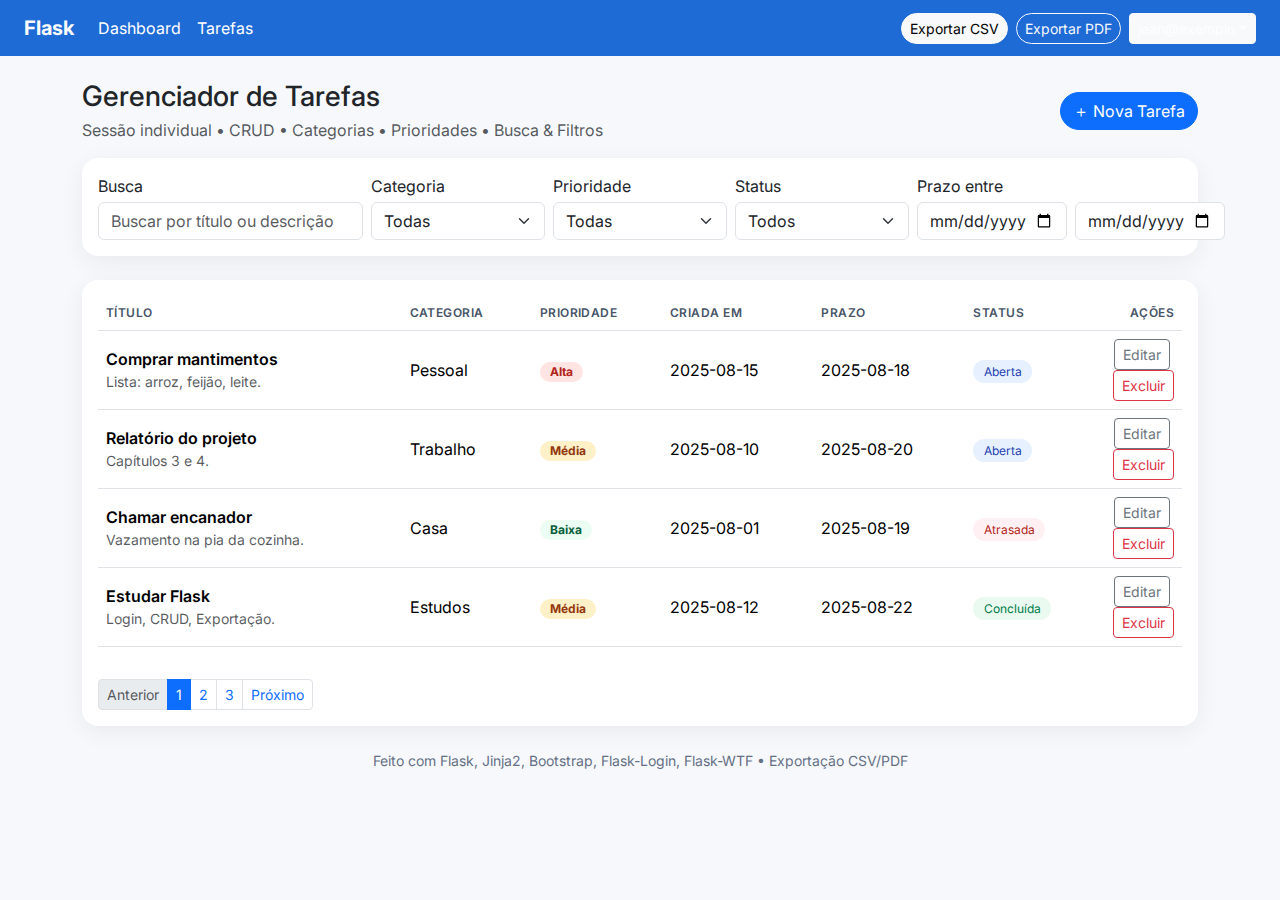
<file: index.html>
<!DOCTYPE html>
<html lang="pt-br">
<head>
  <meta charset="utf-8" />
  <meta name="viewport" content="width=device-width, initial-scale=1" />
  <title>Task Manager • Flask</title>
  <!-- Bootstrap 5 -->
  <link href="https://cdn.jsdelivr.net/npm/bootstrap@5.3.3/dist/css/bootstrap.min.css" rel="stylesheet">
  <link rel="preconnect" href="https://fonts.googleapis.com">
  <link rel="preconnect" href="https://fonts.gstatic.com" crossorigin>
  <link href="https://fonts.googleapis.com/css2?family=Inter:wght@400;500;600;700&display=swap" rel="stylesheet">
  <style>
    :root {
      --brand: #1e6bd6;
    }
    body { font-family: Inter, system-ui, -apple-system, Segoe UI, Roboto, "Helvetica Neue", Arial, "Noto Sans", "Apple Color Emoji", "Segoe UI Emoji"; background: #f6f8fb; }
    .navbar { background: var(--brand); }
    .navbar .navbar-brand, .navbar .nav-link, .navbar .dropdown-toggle { color: #fff !important; }
    .card { border: 0; box-shadow: 0 6px 24px rgba(16,24,40,.06); border-radius: 1rem; }
    .btn-rounded { border-radius: 999px; }
    .table thead th { font-weight: 600; color: #475467; text-transform: uppercase; font-size: .75rem; letter-spacing: .04em; }
    .table td { vertical-align: middle; }
    .badge-soft { background: #eef2ff; color: #3730a3; }
    .badge-priority-high { background: #fee4e2; color: #b42318; }
    .badge-priority-medium { background: #fef0c7; color: #93370d; }
    .badge-priority-low { background: #ecfdf3; color: #05603a; }
    .status-pill { border-radius: 999px; padding: .25rem .65rem; font-size: .75rem; }
    .status-open { background: #e6f0ff; color: #1e40af; }
    .status-done { background: #eafaf1; color: #027a48; }
    .status-overdue { background: #fff1f3; color: #b42318; }
    .table-responsive { border-radius: .75rem; overflow: hidden; }
    .filter-row .form-select, .filter-row .form-control { min-width: 150px; }
    footer { color: #667085; }
  </style>
</head>
<body>
  <!-- Topbar -->
  <nav class="navbar navbar-expand-lg">
    <div class="container-fluid px-4">
      <a class="navbar-brand fw-bold" href="#">Flask</a>
      <button class="navbar-toggler" type="button" data-bs-toggle="collapse" data-bs-target="#topnav" aria-controls="topnav" aria-expanded="false" aria-label="Toggle navigation">
        <span class="navbar-toggler-icon"></span>
      </button>
      <div class="collapse navbar-collapse" id="topnav">
        <ul class="navbar-nav me-auto mb-2 mb-lg-0">
          <li class="nav-item"><a class="nav-link" href="#">Dashboard</a></li>
          <li class="nav-item"><a class="nav-link" href="#">Tarefas</a></li>
        </ul>
        <div class="d-flex align-items-center gap-2">
          <button class="btn btn-light btn-sm btn-rounded" id="btnExportCSV">Exportar CSV</button>
          <button class="btn btn-outline-light btn-sm btn-rounded" id="btnExportPDF">Exportar PDF</button>
          <div class="dropdown">
            <button class="btn btn-light btn-sm dropdown-toggle" data-bs-toggle="dropdown">jean@exemplo</button>
            <ul class="dropdown-menu dropdown-menu-end">
              <li><a class="dropdown-item" href="#">Perfil</a></li>
              <li><hr class="dropdown-divider"></li>
              <li><a class="dropdown-item" href="#">Sair</a></li>
            </ul>
          </div>
        </div>
      </div>
    </div>
  </nav>

  <main class="container py-4">
    <div class="d-flex justify-content-between align-items-center mb-3">
      <div>
        <h1 class="h3 mb-1">Gerenciador de Tarefas</h1>
        <p class="text-muted mb-0">Sessão individual • CRUD • Categorias • Prioridades • Busca & Filtros</p>
      </div>
      <div class="d-flex gap-2">
        <button class="btn btn-primary btn-rounded" data-bs-toggle="modal" data-bs-target="#taskModal"><span class="me-1">＋</span>Nova Tarefa</button>
      </div>
    </div>

    <!-- Filters & Search -->
    <div class="card mb-4">
      <div class="card-body">
        <div class="row g-2 align-items-end filter-row">
          <div class="col-12 col-md-3">
            <label class="form-label mb-1">Busca</label>
            <input id="searchInput" class="form-control" type="search" placeholder="Buscar por título ou descrição…" />
          </div>
          <div class="col-6 col-md-2">
            <label class="form-label mb-1">Categoria</label>
            <select id="filterCategory" class="form-select">
              <option value="">Todas</option>
              <option>Trabalho</option>
              <option>Pessoal</option>
              <option>Casa</option>
              <option>Estudos</option>
            </select>
          </div>
          <div class="col-6 col-md-2">
            <label class="form-label mb-1">Prioridade</label>
            <select id="filterPriority" class="form-select">
              <option value="">Todas</option>
              <option>Alta</option>
              <option>Média</option>
              <option>Baixa</option>
            </select>
          </div>
          <div class="col-6 col-md-2">
            <label class="form-label mb-1">Status</label>
            <select id="filterStatus" class="form-select">
              <option value="">Todos</option>
              <option>Aberta</option>
              <option>Concluída</option>
              <option>Atrasada</option>
            </select>
          </div>
          <div class="col-6 col-md-3">
            <label class="form-label mb-1">Prazo entre</label>
            <div class="d-flex gap-2">
              <input id="dateFrom" type="date" class="form-control" />
              <input id="dateTo" type="date" class="form-control" />
            </div>
          </div>
        </div>
      </div>
    </div>

    <!-- Table -->
    <div class="card">
      <div class="card-body">
        <div class="table-responsive">
          <table class="table align-middle" id="tasksTable">
            <thead>
              <tr>
                <th style="width:28%">Título</th>
                <th style="width:12%">Categoria</th>
                <th style="width:12%">Prioridade</th>
                <th style="width:14%">Criada em</th>
                <th style="width:14%">Prazo</th>
                <th style="width:10%">Status</th>
                <th class="text-end" style="width:10%">Ações</th>
              </tr>
            </thead>
            <tbody>
              <!-- Linhas de exemplo geradas por JS -->
            </tbody>
          </table>
        </div>
        <!-- Pagination mock -->
        <nav class="mt-3" aria-label="Paginação">
          <ul class="pagination pagination-sm mb-0">
            <li class="page-item disabled"><a class="page-link">Anterior</a></li>
            <li class="page-item active"><a class="page-link" href="#">1</a></li>
            <li class="page-item"><a class="page-link" href="#">2</a></li>
            <li class="page-item"><a class="page-link" href="#">3</a></li>
            <li class="page-item"><a class="page-link" href="#">Próximo</a></li>
          </ul>
        </nav>
      </div>
    </div>

    <footer class="py-4 text-center small">Feito com Flask, Jinja2, Bootstrap, Flask-Login, Flask-WTF • Exportação CSV/PDF</footer>
  </main>

  <!-- Create/Edit Task Modal -->
  <div class="modal fade" id="taskModal" tabindex="-1" aria-hidden="true">
    <div class="modal-dialog modal-lg modal-dialog-centered">
      <div class="modal-content">
        <form id="taskForm">
          <div class="modal-header">
            <h5 class="modal-title">Nova Tarefa</h5>
            <button type="button" class="btn-close" data-bs-dismiss="modal" aria-label="Close"></button>
          </div>
          <div class="modal-body">
            <div class="row g-3">
              <div class="col-md-8">
                <label class="form-label">Título</label>
                <input name="title" class="form-control" required />
              </div>
              <div class="col-md-4">
                <label class="form-label">Prazo</label>
                <input name="due" type="date" class="form-control" />
              </div>
              <div class="col-md-4">
                <label class="form-label">Categoria</label>
                <select name="category" class="form-select">
                  <option>Trabalho</option>
                  <option>Pessoal</option>
                  <option>Casa</option>
                  <option>Estudos</option>
                </select>
              </div>
              <div class="col-md-4">
                <label class="form-label">Prioridade</label>
                <select name="priority" class="form-select">
                  <option>Alta</option>
                  <option>Média</option>
                  <option>Baixa</option>
                </select>
              </div>
              <div class="col-md-4">
                <label class="form-label">Status</label>
                <select name="status" class="form-select">
                  <option>Aberta</option>
                  <option>Concluída</option>
                  <option>Atrasada</option>
                </select>
              </div>
              <div class="col-12">
                <label class="form-label">Descrição</label>
                <textarea name="description" class="form-control" rows="3" placeholder="Detalhes da tarefa…"></textarea>
              </div>
            </div>
          </div>
          <div class="modal-footer">
            <button type="button" class="btn btn-outline-secondary" data-bs-dismiss="modal">Cancelar</button>
            <button type="submit" class="btn btn-primary">Salvar</button>
          </div>
        </form>
      </div>
    </div>
  </div>

  <!-- Delete Confirm Modal -->
  <div class="modal fade" id="deleteModal" tabindex="-1" aria-hidden="true">
    <div class="modal-dialog modal-dialog-centered">
      <div class="modal-content">
        <div class="modal-header">
          <h5 class="modal-title">Excluir tarefa</h5>
          <button type="button" class="btn-close" data-bs-dismiss="modal" aria-label="Close"></button>
        </div>
        <div class="modal-body">
          Tem certeza que deseja excluir esta tarefa? Essa ação não pode ser desfeita.
        </div>
        <div class="modal-footer">
          <button type="button" class="btn btn-outline-secondary" data-bs-dismiss="modal">Cancelar</button>
          <button type="button" class="btn btn-danger" id="confirmDelete">Excluir</button>
        </div>
      </div>
    </div>
  </div>

  <!-- Toasts -->
  <div class="position-fixed bottom-0 end-0 p-3" style="z-index: 1080">
    <div id="toast" class="toast" role="alert" aria-live="assertive" aria-atomic="true">
      <div class="toast-header">
        <strong class="me-auto">Task Manager</strong>
        <small>agora</small>
        <button type="button" class="btn-close" data-bs-dismiss="toast" aria-label="Close"></button>
      </div>
      <div class="toast-body">Ação executada com sucesso.</div>
    </div>
  </div>

  <script src="https://cdn.jsdelivr.net/npm/bootstrap@5.3.3/dist/js/bootstrap.bundle.min.js"></script>
  <script>
    // ===== Mock data (exemplo) =====
    const tasks = [
      { id: 1, title: 'Comprar mantimentos', category: 'Pessoal', priority: 'Alta', created: '2025-08-15', due: '2025-08-18', status: 'Aberta', description: 'Lista: arroz, feijão, leite.' },
      { id: 2, title: 'Relatório do projeto', category: 'Trabalho', priority: 'Média', created: '2025-08-10', due: '2025-08-20', status: 'Aberta', description: 'Capítulos 3 e 4.' },
      { id: 3, title: 'Chamar encanador', category: 'Casa', priority: 'Baixa', created: '2025-08-01', due: '2025-08-19', status: 'Atrasada', description: 'Vazamento na pia da cozinha.' },
      { id: 4, title: 'Estudar Flask', category: 'Estudos', priority: 'Média', created: '2025-08-12', due: '2025-08-22', status: 'Concluída', description: 'Login, CRUD, Exportação.' },
    ];

    const tbody = document.querySelector('#tasksTable tbody');

    function priorityBadge(p) {
      if (p === 'Alta') return '<span class="badge status-pill badge-priority-high">Alta</span>';
      if (p === 'Média') return '<span class="badge status-pill badge-priority-medium">Média</span>';
      return '<span class="badge status-pill badge-priority-low">Baixa</span>';
    }
    function statusPill(s) {
      if (s === 'Concluída') return '<span class="status-pill status-done">Concluída</span>';
      if (s === 'Atrasada') return '<span class="status-pill status-overdue">Atrasada</span>';
      return '<span class="status-pill status-open">Aberta</span>';
    }

    function renderRows(data) {
      tbody.innerHTML = data.map(t => `
        <tr data-id="${t.id}">
          <td>
            <div class="fw-semibold">${t.title}</div>
            <div class="text-muted small">${t.description}</div>
          </td>
          <td>${t.category}</td>
          <td>${priorityBadge(t.priority)}</td>
          <td>${t.created}</td>
          <td>${t.due}</td>
          <td>${statusPill(t.status)}</td>
          <td class="text-end">
            <button class="btn btn-sm btn-outline-secondary me-1" onclick="onEdit(${t.id})">Editar</button>
            <button class="btn btn-sm btn-outline-danger" onclick="onDelete(${t.id})">Excluir</button>
          </td>
        </tr>
      `).join('');
    }

    renderRows(tasks);

    // ===== Filtros & Busca =====
    function applyFilters() {
      const q = document.getElementById('searchInput').value.toLowerCase();
      const cat = document.getElementById('filterCategory').value;
      const pr = document.getElementById('filterPriority').value;
      const st = document.getElementById('filterStatus').value;
      const d1 = document.getElementById('dateFrom').value;
      const d2 = document.getElementById('dateTo').value;
      const filtered = tasks.filter(t => {
        let ok = true;
        if (q && !(t.title.toLowerCase().includes(q) || t.description.toLowerCase().includes(q))) ok = false;
        if (cat && t.category !== cat) ok = false;
        if (pr && t.priority !== pr) ok = false;
        if (st && t.status !== st) ok = false;
        if (d1 && t.due < d1) ok = false;
        if (d2 && t.due > d2) ok = false;
        return ok;
      });
      renderRows(filtered);
    }

    document.getElementById('searchInput').addEventListener('input', applyFilters);
    document.getElementById('filterCategory').addEventListener('change', applyFilters);
    document.getElementById('filterPriority').addEventListener('change', applyFilters);
    document.getElementById('filterStatus').addEventListener('change', applyFilters);
    document.getElementById('dateFrom').addEventListener('change', applyFilters);
    document.getElementById('dateTo').addEventListener('change', applyFilters);

    // ===== CRUD (mock) =====
    const taskForm = document.getElementById('taskForm');
    let editingId = null;

    function onEdit(id) {
      const t = tasks.find(x => x.id === id);
      if (!t) return;
      editingId = id;
      taskForm.querySelector('.modal-title').textContent = 'Editar Tarefa';
      taskForm.title.value = t.title;
      taskForm.description.value = t.description;
      taskForm.category.value = t.category;
      taskForm.priority.value = t.priority;
      taskForm.status.value = t.status;
      taskForm.due.value = t.due;
      const modal = new bootstrap.Modal('#taskModal');
      modal.show();
    }

    function onDelete(id) {
      const delBtn = document.getElementById('confirmDelete');
      delBtn.onclick = () => {
        const idx = tasks.findIndex(x => x.id === id);
        if (idx > -1) { tasks.splice(idx, 1); applyFilters(); showToast('Tarefa excluída.'); }
        bootstrap.Modal.getInstance(document.getElementById('deleteModal')).hide();
      };
      new bootstrap.Modal('#deleteModal').show();
    }

    taskForm.addEventListener('submit', (e) => {
      e.preventDefault();
      const payload = {
        id: editingId ?? (Math.max(0, ...tasks.map(t => t.id)) + 1),
        title: taskForm.title.value.trim(),
        description: taskForm.description.value.trim(),
        category: taskForm.category.value,
        priority: taskForm.priority.value,
        status: taskForm.status.value,
        created: new Date().toISOString().slice(0,10),
        due: taskForm.due.value || new Date().toISOString().slice(0,10)
      };
      if (editingId) {
        const idx = tasks.findIndex(t => t.id === editingId);
        tasks[idx] = payload;
        showToast('Tarefa atualizada.');
      } else {
        tasks.unshift(payload);
        showToast('Tarefa criada.');
      }
      editingId = null;
      taskForm.reset();
      bootstrap.Modal.getInstance(document.getElementById('taskModal')).hide();
      applyFilters();
    });

    // ===== Export (placeholders) =====
    document.getElementById('btnExportCSV').addEventListener('click', () => showToast('Exportação CSV será feita no backend (pandas).'));
    document.getElementById('btnExportPDF').addEventListener('click', () => showToast('Exportação PDF será feita no backend (ReportLab).'));

    // ===== Toast helper =====
    function showToast(msg) {
      document.querySelector('#toast .toast-body').textContent = msg;
      const t = new bootstrap.Toast(document.getElementById('toast'));
      t.show();
    }
  </script>
</body>
</html>
</file>
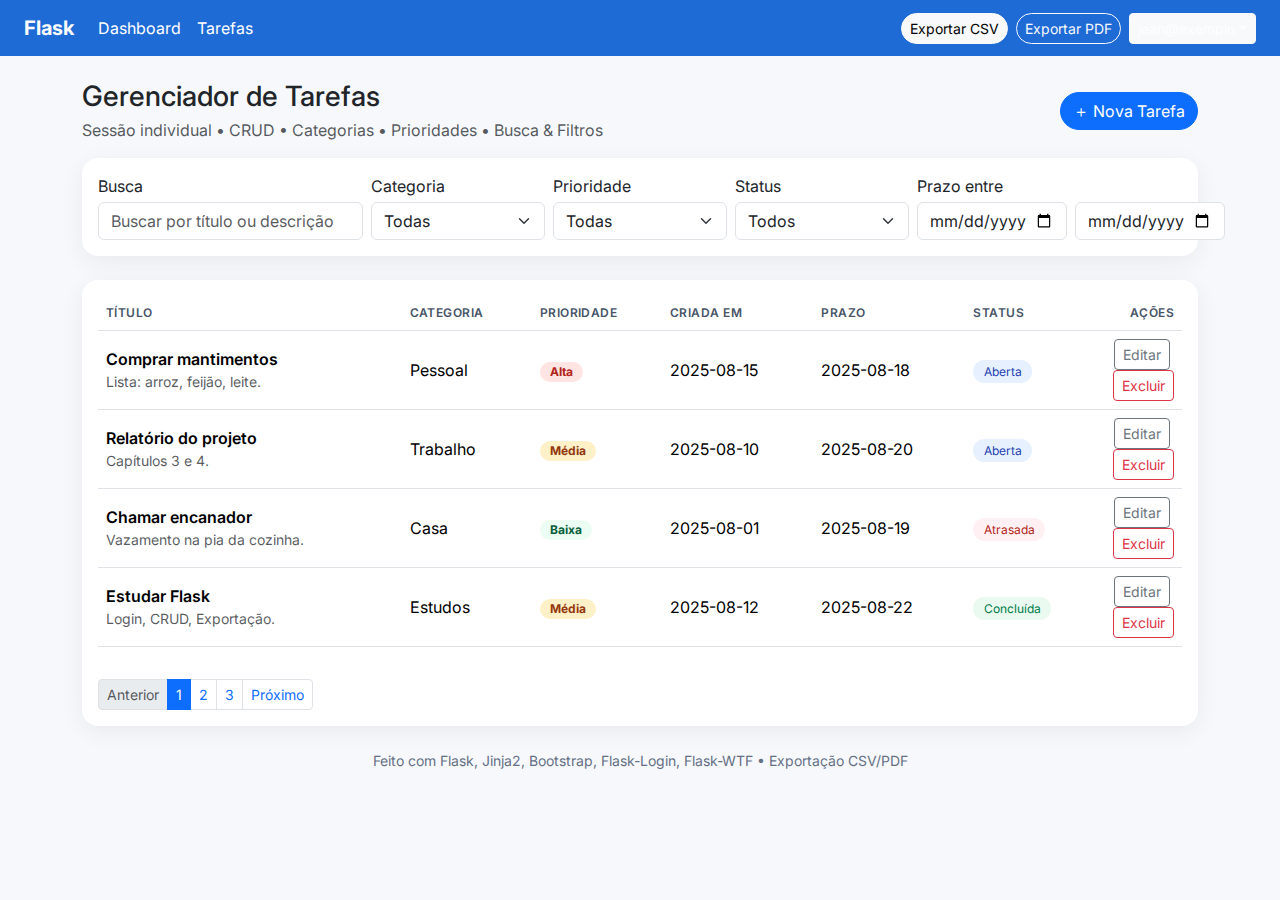
<file: templates/index.html>
<!DOCTYPE html>
<html lang="pt-br">
<head>
  <meta charset="utf-8" />
  <meta name="viewport" content="width=device-width, initial-scale=1" />
  <title>Task Manager • Flask</title>
  <!-- Bootstrap 5 -->
  <link href="https://cdn.jsdelivr.net/npm/bootstrap@5.3.3/dist/css/bootstrap.min.css" rel="stylesheet">
  <link rel="preconnect" href="https://fonts.googleapis.com">
  <link rel="preconnect" href="https://fonts.gstatic.com" crossorigin>
  <link href="https://fonts.googleapis.com/css2?family=Inter:wght@400;500;600;700&display=swap" rel="stylesheet">
  <style>
    :root {
      --brand: #1e6bd6;
    }
    body { font-family: Inter, system-ui, -apple-system, Segoe UI, Roboto, "Helvetica Neue", Arial, "Noto Sans", "Apple Color Emoji", "Segoe UI Emoji"; background: #f6f8fb; }
    .navbar { background: var(--brand); }
    .navbar .navbar-brand, .navbar .nav-link, .navbar .dropdown-toggle { color: #fff !important; }
    .card { border: 0; box-shadow: 0 6px 24px rgba(16,24,40,.06); border-radius: 1rem; }
    .btn-rounded { border-radius: 999px; }
    .table thead th { font-weight: 600; color: #475467; text-transform: uppercase; font-size: .75rem; letter-spacing: .04em; }
    .table td { vertical-align: middle; }
    .badge-soft { background: #eef2ff; color: #3730a3; }
    .badge-priority-high { background: #fee4e2; color: #b42318; }
    .badge-priority-medium { background: #fef0c7; color: #93370d; }
    .badge-priority-low { background: #ecfdf3; color: #05603a; }
    .status-pill { border-radius: 999px; padding: .25rem .65rem; font-size: .75rem; }
    .status-open { background: #e6f0ff; color: #1e40af; }
    .status-done { background: #eafaf1; color: #027a48; }
    .status-overdue { background: #fff1f3; color: #b42318; }
    .table-responsive { border-radius: .75rem; overflow: hidden; }
    .filter-row .form-select, .filter-row .form-control { min-width: 150px; }
    footer { color: #667085; }
  </style>
</head>
<body>
  <!-- Topbar -->
  <nav class="navbar navbar-expand-lg">
    <div class="container-fluid px-4">
      <a class="navbar-brand fw-bold" href="#">Flask</a>
      <button class="navbar-toggler" type="button" data-bs-toggle="collapse" data-bs-target="#topnav" aria-controls="topnav" aria-expanded="false" aria-label="Toggle navigation">
        <span class="navbar-toggler-icon"></span>
      </button>
      <div class="collapse navbar-collapse" id="topnav">
        <ul class="navbar-nav me-auto mb-2 mb-lg-0">
          <li class="nav-item"><a class="nav-link" href="#">Dashboard</a></li>
          <li class="nav-item"><a class="nav-link" href="#">Tarefas</a></li>
        </ul>
        <div class="d-flex align-items-center gap-2">
          <button class="btn btn-light btn-sm btn-rounded" id="btnExportCSV">Exportar CSV</button>
          <button class="btn btn-outline-light btn-sm btn-rounded" id="btnExportPDF">Exportar PDF</button>
          <div class="dropdown">
            <button class="btn btn-light btn-sm dropdown-toggle" data-bs-toggle="dropdown">jean@exemplo</button>
            <ul class="dropdown-menu dropdown-menu-end">
              <li><a class="dropdown-item" href="#">Perfil</a></li>
              <li><hr class="dropdown-divider"></li>
              <li><a class="dropdown-item" href="#">Sair</a></li>
            </ul>
          </div>
        </div>
      </div>
    </div>
  </nav>

  <main class="container py-4">
    <div class="d-flex justify-content-between align-items-center mb-3">
      <div>
        <h1 class="h3 mb-1">Gerenciador de Tarefas</h1>
        <p class="text-muted mb-0">Sessão individual • CRUD • Categorias • Prioridades • Busca & Filtros</p>
      </div>
      <div class="d-flex gap-2">
        <button class="btn btn-primary btn-rounded" data-bs-toggle="modal" data-bs-target="#taskModal"><span class="me-1">＋</span>Nova Tarefa</button>
      </div>
    </div>

    <!-- Filters & Search -->
    <div class="card mb-4">
      <div class="card-body">
        <div class="row g-2 align-items-end filter-row">
          <div class="col-12 col-md-3">
            <label class="form-label mb-1">Busca</label>
            <input id="searchInput" class="form-control" type="search" placeholder="Buscar por título ou descrição…" />
          </div>
          <div class="col-6 col-md-2">
            <label class="form-label mb-1">Categoria</label>
            <select id="filterCategory" class="form-select">
              <option value="">Todas</option>
              <option>Trabalho</option>
              <option>Pessoal</option>
              <option>Casa</option>
              <option>Estudos</option>
            </select>
          </div>
          <div class="col-6 col-md-2">
            <label class="form-label mb-1">Prioridade</label>
            <select id="filterPriority" class="form-select">
              <option value="">Todas</option>
              <option>Alta</option>
              <option>Média</option>
              <option>Baixa</option>
            </select>
          </div>
          <div class="col-6 col-md-2">
            <label class="form-label mb-1">Status</label>
            <select id="filterStatus" class="form-select">
              <option value="">Todos</option>
              <option>Aberta</option>
              <option>Concluída</option>
              <option>Atrasada</option>
            </select>
          </div>
          <div class="col-6 col-md-3">
            <label class="form-label mb-1">Prazo entre</label>
            <div class="d-flex gap-2">
              <input id="dateFrom" type="date" class="form-control" />
              <input id="dateTo" type="date" class="form-control" />
            </div>
          </div>
        </div>
      </div>
    </div>

    <!-- Table -->
    <div class="card">
      <div class="card-body">
        <div class="table-responsive">
          <table class="table align-middle" id="tasksTable">
            <thead>
              <tr>
                <th style="width:28%">Título</th>
                <th style="width:12%">Categoria</th>
                <th style="width:12%">Prioridade</th>
                <th style="width:14%">Criada em</th>
                <th style="width:14%">Prazo</th>
                <th style="width:10%">Status</th>
                <th class="text-end" style="width:10%">Ações</th>
              </tr>
            </thead>
            <tbody>
              <!-- Linhas de exemplo geradas por JS -->
            </tbody>
          </table>
        </div>
        <!-- Pagination mock -->
        <nav class="mt-3" aria-label="Paginação">
          <ul class="pagination pagination-sm mb-0">
            <li class="page-item disabled"><a class="page-link">Anterior</a></li>
            <li class="page-item active"><a class="page-link" href="#">1</a></li>
            <li class="page-item"><a class="page-link" href="#">2</a></li>
            <li class="page-item"><a class="page-link" href="#">3</a></li>
            <li class="page-item"><a class="page-link" href="#">Próximo</a></li>
          </ul>
        </nav>
      </div>
    </div>

    <footer class="py-4 text-center small">Feito com Flask, Jinja2, Bootstrap, Flask-Login, Flask-WTF • Exportação CSV/PDF</footer>
  </main>

  <!-- Create/Edit Task Modal -->
  <div class="modal fade" id="taskModal" tabindex="-1" aria-hidden="true">
    <div class="modal-dialog modal-lg modal-dialog-centered">
      <div class="modal-content">
        <form id="taskForm">
          <div class="modal-header">
            <h5 class="modal-title">Nova Tarefa</h5>
            <button type="button" class="btn-close" data-bs-dismiss="modal" aria-label="Close"></button>
          </div>
          <div class="modal-body">
            <div class="row g-3">
              <div class="col-md-8">
                <label class="form-label">Título</label>
                <input name="title" class="form-control" required />
              </div>
              <div class="col-md-4">
                <label class="form-label">Prazo</label>
                <input name="due" type="date" class="form-control" />
              </div>
              <div class="col-md-4">
                <label class="form-label">Categoria</label>
                <select name="category" class="form-select">
                  <option>Trabalho</option>
                  <option>Pessoal</option>
                  <option>Casa</option>
                  <option>Estudos</option>
                </select>
              </div>
              <div class="col-md-4">
                <label class="form-label">Prioridade</label>
                <select name="priority" class="form-select">
                  <option>Alta</option>
                  <option>Média</option>
                  <option>Baixa</option>
                </select>
              </div>
              <div class="col-md-4">
                <label class="form-label">Status</label>
                <select name="status" class="form-select">
                  <option>Aberta</option>
                  <option>Concluída</option>
                  <option>Atrasada</option>
                </select>
              </div>
              <div class="col-12">
                <label class="form-label">Descrição</label>
                <textarea name="description" class="form-control" rows="3" placeholder="Detalhes da tarefa…"></textarea>
              </div>
            </div>
          </div>
          <div class="modal-footer">
            <button type="button" class="btn btn-outline-secondary" data-bs-dismiss="modal">Cancelar</button>
            <button type="submit" class="btn btn-primary">Salvar</button>
          </div>
        </form>
      </div>
    </div>
  </div>

  <!-- Delete Confirm Modal -->
  <div class="modal fade" id="deleteModal" tabindex="-1" aria-hidden="true">
    <div class="modal-dialog modal-dialog-centered">
      <div class="modal-content">
        <div class="modal-header">
          <h5 class="modal-title">Excluir tarefa</h5>
          <button type="button" class="btn-close" data-bs-dismiss="modal" aria-label="Close"></button>
        </div>
        <div class="modal-body">
          Tem certeza que deseja excluir esta tarefa? Essa ação não pode ser desfeita.
        </div>
        <div class="modal-footer">
          <button type="button" class="btn btn-outline-secondary" data-bs-dismiss="modal">Cancelar</button>
          <button type="button" class="btn btn-danger" id="confirmDelete">Excluir</button>
        </div>
      </div>
    </div>
  </div>

  <!-- Toasts -->
  <div class="position-fixed bottom-0 end-0 p-3" style="z-index: 1080">
    <div id="toast" class="toast" role="alert" aria-live="assertive" aria-atomic="true">
      <div class="toast-header">
        <strong class="me-auto">Task Manager</strong>
        <small>agora</small>
        <button type="button" class="btn-close" data-bs-dismiss="toast" aria-label="Close"></button>
      </div>
      <div class="toast-body">Ação executada com sucesso.</div>
    </div>
  </div>

<script src="https://cdn.jsdelivr.net/npm/bootstrap@5.3.3/dist/js/bootstrap.bundle.min.js"></script>
<script src="../static/main.js"></script>
</body>
</html>
</file>
